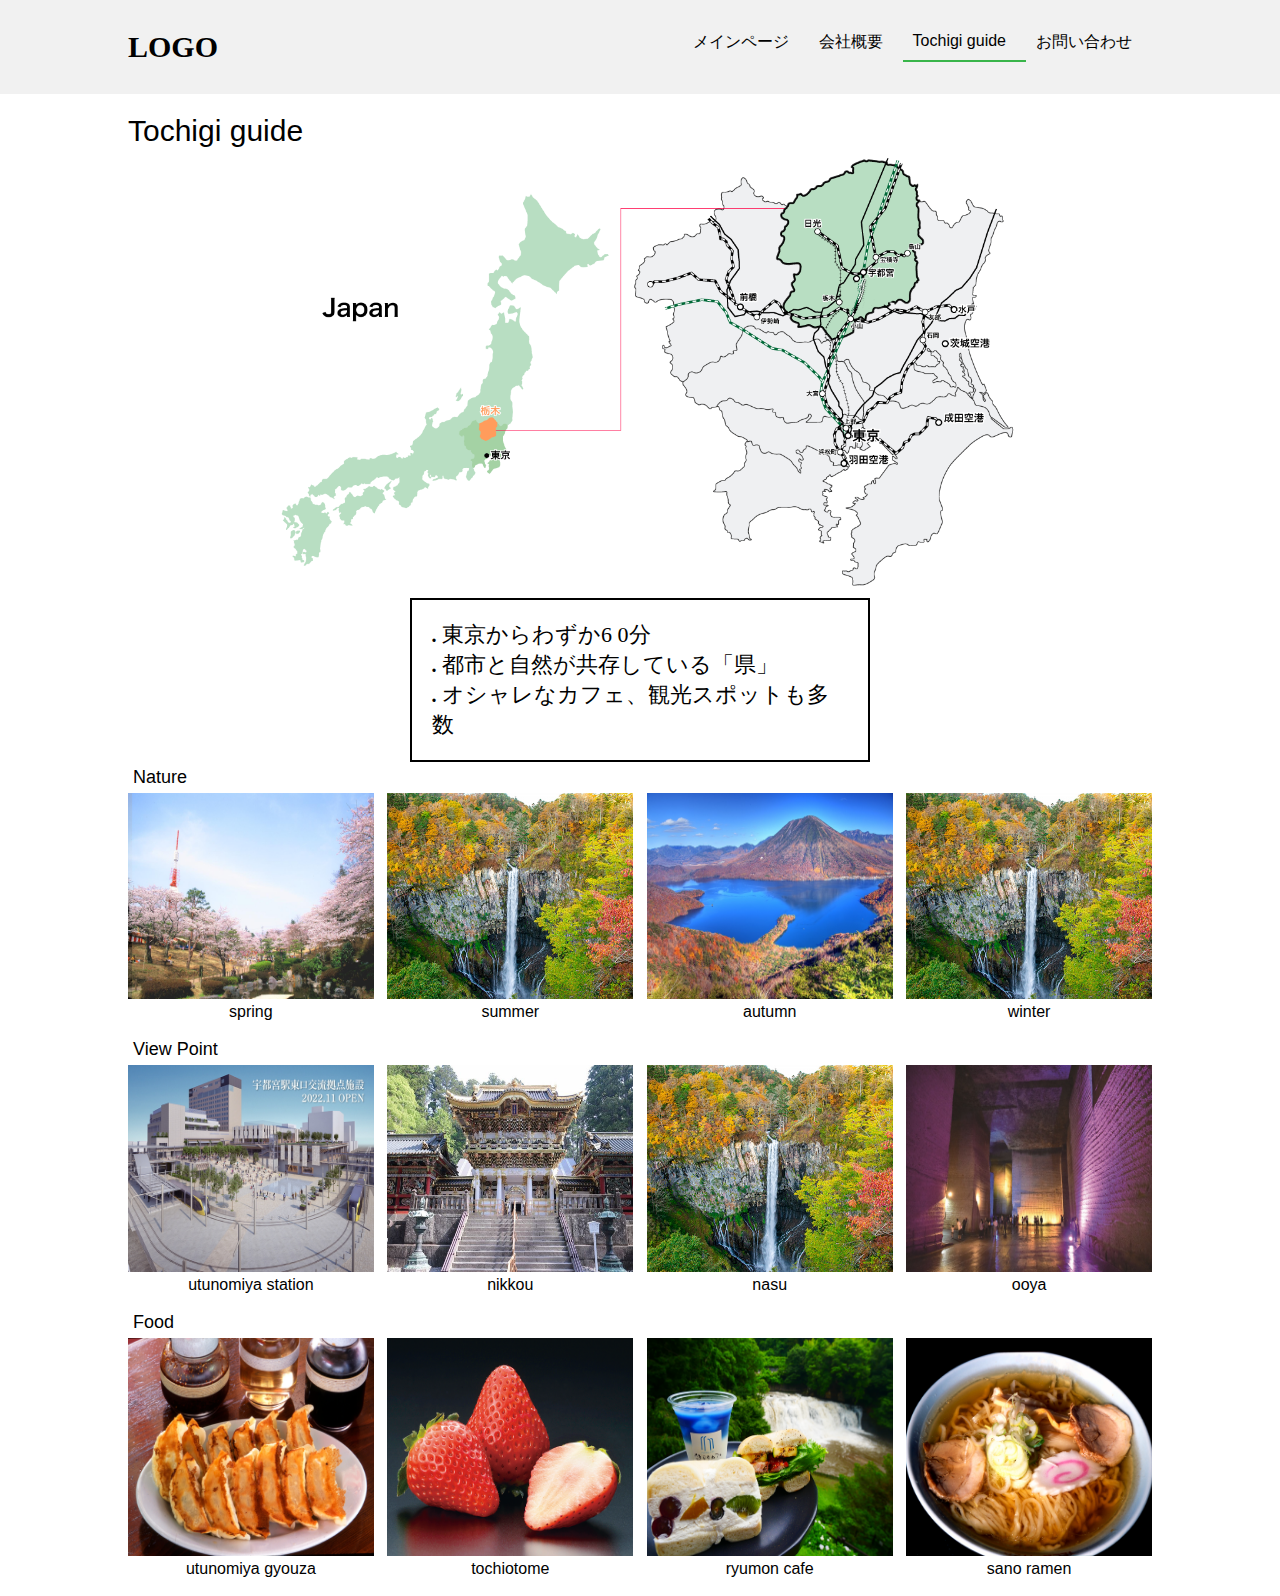
<file: tochigi guide.html>
<!DOCTYPE html>
<html lang="en">

<head>
    <meta charset="UTF-8" />
    <meta http-equiv="X-UA-Compatible" content="IE=edge" />
    <meta name="viewport" content="width=device-width, initial-scale=1.0" />
    <link rel="stylesheet" href="style.css" />
    <link rel="stylesheet" href="https://cdnjs.cloudflare.com/ajax/libs/font-awesome/4.7.0/css/font-awesome.min.css" />

    <title>tochigi guide</title>
</head>

<body>
    <section id="wrapper">
        <!-- Navbar -->
        <div class="nav-container">
            <div class="container">
                <h4>LOGO</h4>
                <ul class="nav-list">
                    <li class="nav-item"><a href="メインページ.html">メインページ</a></li>
                    <li class="nav-item "><a href="会社概要.html">会社概要</a></li>
                    <li class="nav-item activeD"><a href="tochigi guide.html">Tochigi guide</a></li>
                    <li class="nav-item"><a href="お問い合わせ.html">お問い合わせ</a></li>
                </ul>
            </div>
        </div>

        <!-- Top Navigation Menu -->
        <div class="topnav">
            <p><a href="メインページ.html" class="">Logo</a></p>
            <div id="myLinks">
                <a href="メインページ.html">メインページ</a>
                <a href="会社概要.html">会社概要</a>
                <a href="tochigi guide.html" class="visit">tochigi guide</a>
                <a href="お問い合わせ.html">お問い合わせ</a>
            </div>
            <a href="javascript:void(0);" class="icon" onclick="myFunction()">
                <i class="fa fa-bars"></i>
            </a>
        </div>

        <div class="tochigiContainer">
            <div class="container">
                <p class="headTochigi" style="font-family: 'Montserrat', sans-serif">Tochigi guide</p>
                <div class="map"></div>

                <!-- <ul class="paragraph">
                    <li>東京からわずか6 0分</li>
                    <li>都市と自然が共存している「県」</li>
                    <li>オシャレなカフェ、観光スポットも多数</li>
                </ul> -->
                <div class="paragraph">
                    <p> <span class="dot">.</span> 東京からわずか6 0分 <br>
                        <span class="dot">.</span> 都市と自然が共存している「県」<br>
                        <span class="dot">.</span> オシャレなカフェ、観光スポットも多数
                    </p>
                </div>
            </div>
        </div>

        <div class="tochigiImageList" style="font-family: 'Montserrat', sans-serif">
            <div class="container">
                <p >Nature</p>
                <div class="tochigiImagerow">
                    <div>
                        <img src="images/ok2.png" alt="ok2.png" />
                        <label for="">spring</label>
                    </div>
                    <div>
                        <img src="images/ok1.png" alt="ok1.png" />
                        <label for="">summer</label>
                    </div>
                    <div>
                        <img src="images/ok3.png" alt="ok3.png" />
                        <label for="">autumn</label>
                    </div>
                    <div>
                        <img src="images/ok1.png" alt="ok1.png" />
                        <label for="">winter</label>
                    </div>
                </div>
            </div>
            <div class="container">
                <p>View Point</p>
                <div class="tochigiImagerow">
                    <div>
                        <img src="images/ok5.png" alt="ok5.png" />
                        <label for="">utunomiya station</label>
                    </div>
                    <div>
                        <img src="images/ok6.png" alt="ok6.png" />
                        <label for="">nikkou</label>
                    </div>
                    <div>
                        <img src="images/ok1.png" alt="ok1.png" />
                        <label for="">nasu</label>
                    </div>
                    <div>
                        <img src="images/ok8.png" alt="ok8.png" />
                        <label for="">ooya</label>
                    </div>
                </div>
            </div>
            <div class="container">
                <p>Food</p>
                <div class="tochigiImagerow">
                    <div>
                        <img src="images/ok9.png" alt="ok9.png" />
                        <label for="">utunomiya gyouza</label>
                    </div>
                    <div>
                        <img src="images/ok10.png" alt="ok10.png" />
                        <label for="">tochiotome</label>
                    </div>
                    <div>
                        <img src="images/ok11.png" alt="ok11.png" />
                        <label for="">ryumon cafe</label>
                    </div>
                    <div>
                        <img src="images/ok12.png" alt="ok1.png" />
                        <label for="">sano ramen</label>
                    </div>
                </div>
            </div>
        </div>
    </section>

    <script>
        function myFunction() {
            var x = document.getElementById("myLinks");
            if (x.style.display === "block") {
                x.style.display = "none";
            } else {
                x.style.display = "block";
            }
        }
    </script>
</body>

</html>
</file>
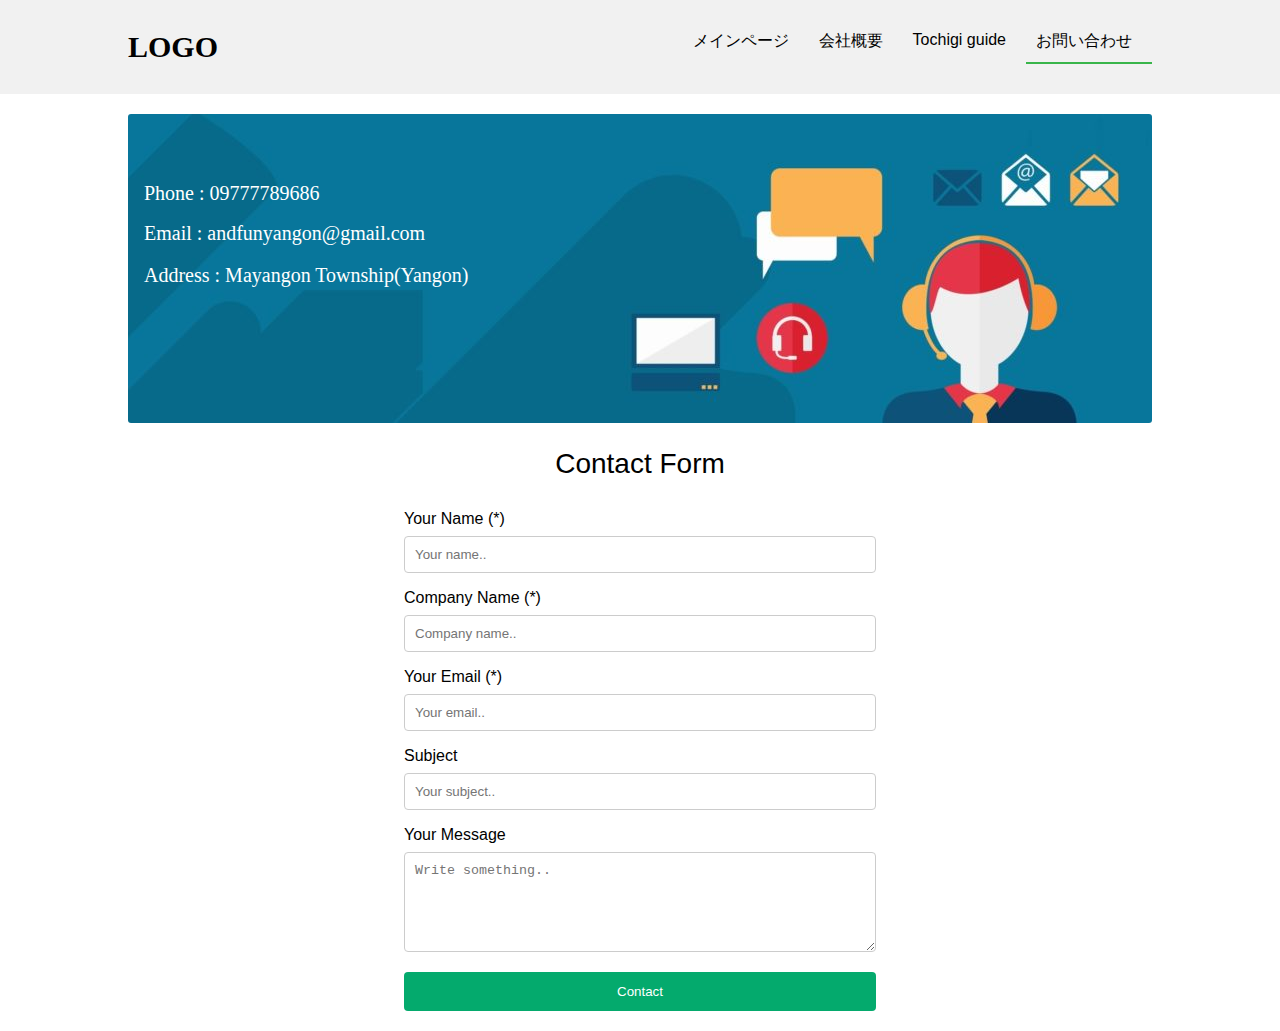
<file: お問い合わせ.html>
<!DOCTYPE html>
<html lang="en">

<head>
    <meta charset="UTF-8" />
    <meta http-equiv="X-UA-Compatible" content="IE=edge" />
    <meta name="viewport" content="width=device-width, initial-scale=1.0" />
    <link rel="stylesheet" href="style.css" />
    <link rel="stylesheet" href="https://cdnjs.cloudflare.com/ajax/libs/font-awesome/4.7.0/css/font-awesome.min.css" />

    <title>お問い合わせ</title>
</head>

<body>
    <section id="#wrapper">
        <!-- Navbar -->
        <div class="nav-container">
            <div class="container">
                <h4>LOGO</h4>
                <ul class="nav-list">
                    <li class="nav-item">
                        <a href="メインページ.html">メインページ</a>
                    </li>
                    <li class="nav-item"><a href="会社概要.html">会社概要</a></li>
                    <li class="nav-item">
                        <a href="tochigi guide.html">Tochigi guide</a>
                    </li>
                    <li class="nav-item activeD"><a href="お問い合わせ.html">お問い合わせ</a></li>
                </ul>
            </div>
        </div>

        <!-- Top Navigation mobile Menu -->
        <div class="topnav">
            <p><a href="メインページ.html" class="active">Logo</a></p>
            <div id="myLinks">
                <a href="メインページ.html">メインページ</a>
                <a href="会社概要.html">会社概要</a>
                <a href="tochigi guide.html">tochigi guide</a>
                <a href="お問い合わせ.html" class="visit">お問い合わせ</a>
            </div>
            <a href="javascript:void(0);" class="icon" onclick="myFunction()">
                <i class="fa fa-bars"></i>
            </a>
        </div>

        <div class="contactContainer">
            <div class="container">
                <div class="contactList">
                    <div>
                        <div class="contactFormImage">
                            <img src="images/contact-bg.jpg" alt="contact-bg">
                            <!-- <div class="bottom-left">Bottom Left</div> -->
                            <div class="top-left-phone">Phone : 09777789686</div>
                            <div class="top-left-email">Email : andfunyangon@gmail.com</div>
                            <div class="top-left-address">Address : Mayangon Township(Yangon)</div>
                            
                            <!-- <div class="top-right">Top Right</div>
                            <div class="bottom-right">Bottom Right</div>
                            <div class="centered">Centered</div> -->
                        </div>
                    </div>


                    <div class="contactFormList" style="font-family: 'Montserrat', sans-serif">
                        <p>Contact Form</p>
                        <div class="containerForm">
                            <form action="#">
                                <label for="name">Your Name (*)</label>
                                <input type="text" id="name" name="name" placeholder="Your name.." />

                                <label for="company_name">Company Name (*)</label>
                                <input type="text" id="company_name" name="company_name" placeholder="Company name.." />

                                <label for="email">Your Email (*)</label>
                                <input type="email" id="email" name="email" placeholder="Your email.." />

                                <label for="subject">Subject</label>
                                <input type="text" id="subject" name="subject" placeholder="Your subject.." />

                                <label for="message">Your Message</label>
                                <textarea id="message" name="message" placeholder="Write something.."
                                    style="height: 100px"></textarea>

                                <input type="submit" value="Contact" />
                            </form>
                        </div>
                    </div>
                    <!-- <div>
                        <img src="images/cc.jpg" alt="" />
                    </div> -->
                </div>
            </div>
        </div>
    </section>

    <script>
        function myFunction() {
            var x = document.getElementById("myLinks");
            if (x.style.display === "block") {
                x.style.display = "none";
            } else {
                x.style.display = "block";
            }
        }
    </script>

</body>

</html>
</file>
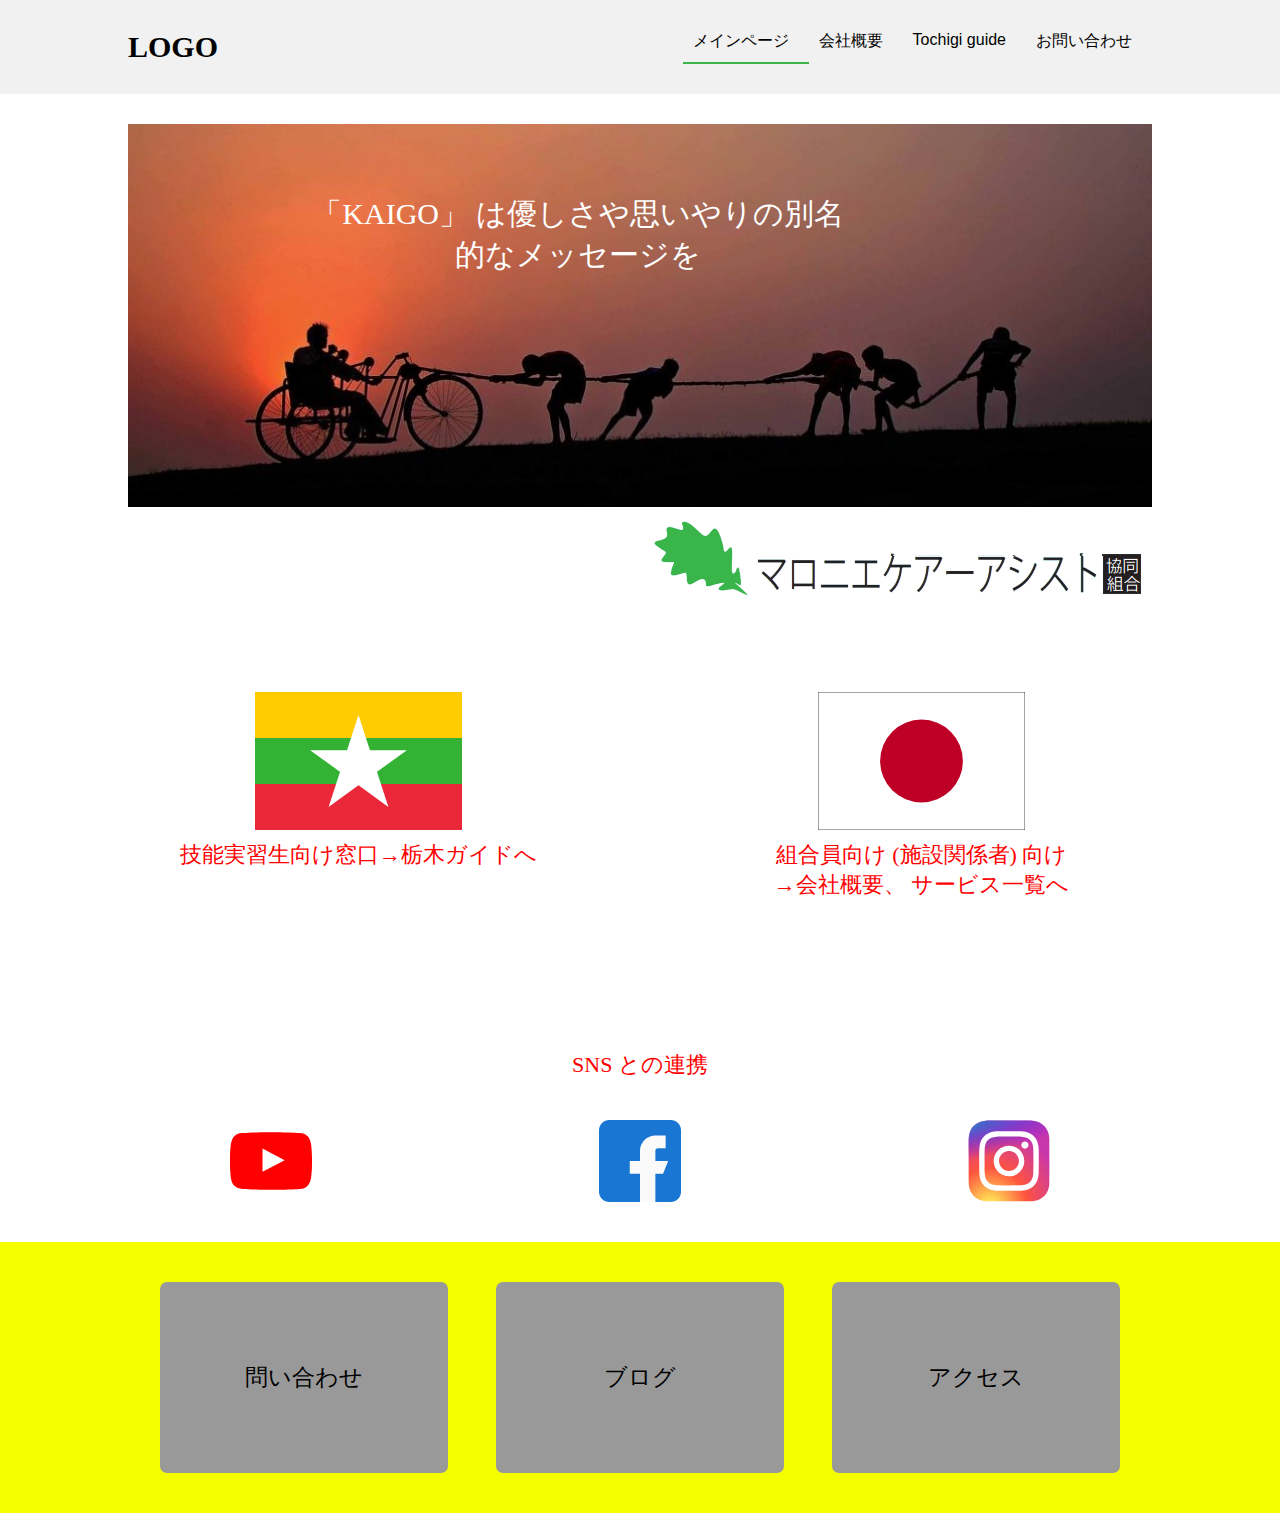
<file: メインページ.html>
<!DOCTYPE html>
<html lang="en">

<head>
    <meta charset="UTF-8" />
    <meta http-equiv="X-UA-Compatible" content="IE=edge" />
    <meta name="viewport" content="width=device-width, initial-scale=1.0" />
    <title>「KAIGO」 は優しさや思いやりの別名 的なメッセージを</title>
    <link rel="stylesheet" href="style.css" />
    <link rel="stylesheet" href="https://cdnjs.cloudflare.com/ajax/libs/font-awesome/4.7.0/css/font-awesome.min.css" />
</head>

<body>
    <section id="wrapper">
        <!-- Navbar -->
        <div class="nav-container">
            <div class="container">
                <h4>LOGO</h4>
                <ul class="nav-list">
                    <li class="nav-item activeD">
                        <a href="メインページ.html">メインページ</a>
                    </li>
                    <li class="nav-item"><a href="会社概要.html">会社概要</a></li>
                    <li class="nav-item">
                        <a href="tochigi guide.html">Tochigi guide</a>
                    </li>
                    <li class="nav-item"><a href="お問い合わせ.html">お問い合わせ</a></li>
                </ul>
            </div>
        </div>

        <!-- Top Navigation mobile Menu -->
        <div class="topnav">
            <p><a href="メインページ.html" class="">Logo</a></p>
            <div id="myLinks">
                <a href="メインページ.html" class="visit">メインページ</a>
                <a href="会社概要.html">会社概要</a>
                <a href="tochigi guide.html">tochigi guide</a>
                <a href="お問い合わせ.html">お問い合わせ</a>
            </div>
            <a href="javascript:void(0);" class="icon" onclick="myFunction()">
                <i class="fa fa-bars"></i>
            </a>
        </div>

        <!-- home for header -->
        <div class="headerContainer">
            <div class="container">
                <div class="headerImageLogo">
                    <div><img src="images/kindness.jpg" alt=""></div>
                    <div class="headerKaigo">
                        「KAIGO」 は優しさや思いやりの別名<br />
                        的なメッセージを
                    </div>
                    <div class="headerLogo"><img  src="images/log.png" alt=""></div>
                </div>
            </div>
        </div>

        <!-- Home Body Section -->
        <div class="body-container">
            <div class="container">
                <div class="body-first">
                    <div>
                        <img src="images/myanmar.svg" alt="myanmar
                                    flag" />
                        <a href="tochigi guide.html">
                            <p>技能実習生向け窓口→栃木ガイドへ</p>
                        </a>
                    </div>
                    <div>
                        <img src="images/japan.svg" alt="japan flag" />
                        <a href="会社概要.html">
                            <p>
                                組合員向け (施設関係者) 向け<br />
                                →会社概要、 サービス一覧へ
                            </p>
                        </a>
                    </div>
                </div>
            </div>
            <div class="container">
                <div class="body-second">
                    <p>SNS との連携</p>
                    <div>
                        <img src="images/youtube.svg" alt="facebook
                                    icon" />
                        <img src="images/facebook.svg" alt="facebook
                                    icon" />
                        <img src="images/instagram.svg" alt="facebook
                                    icon" />
                    </div>
                </div>
            </div>
        </div>

        <footer>
            <div class="container">
                <div>
                    <div class="footer-div">
                        <p>問い合わせ</p>
                        <!-- <img src="images/btn_contact02.png" alt="contact" 
                        style="border-radius: 10px; width: 100%;"> -->
                    </div>
                    <div class="footer-div">
                        <p>ブログ</p>
                        <!-- <img src="images/btn_contact02.png" alt="contact" 
                        style="border-radius: 10px; width: 100%;"> -->
                    </div>
                    <div class="footer-div">
                        <p>アクセス</p>
                        <!-- <img src="images/btn_contact02.png" alt="contact" 
                        style="border-radius: 10px; width: 100%;"> -->
                    </div>
                </div>
            </div>
        </footer>
    </section>

    <script>
        function myFunction() {
            var x = document.getElementById("myLinks");
            if (x.style.display === "block") {
                x.style.display = "none";
            } else {
                x.style.display = "block";
            }
        }
    </script>
</body>

</html>
</file>
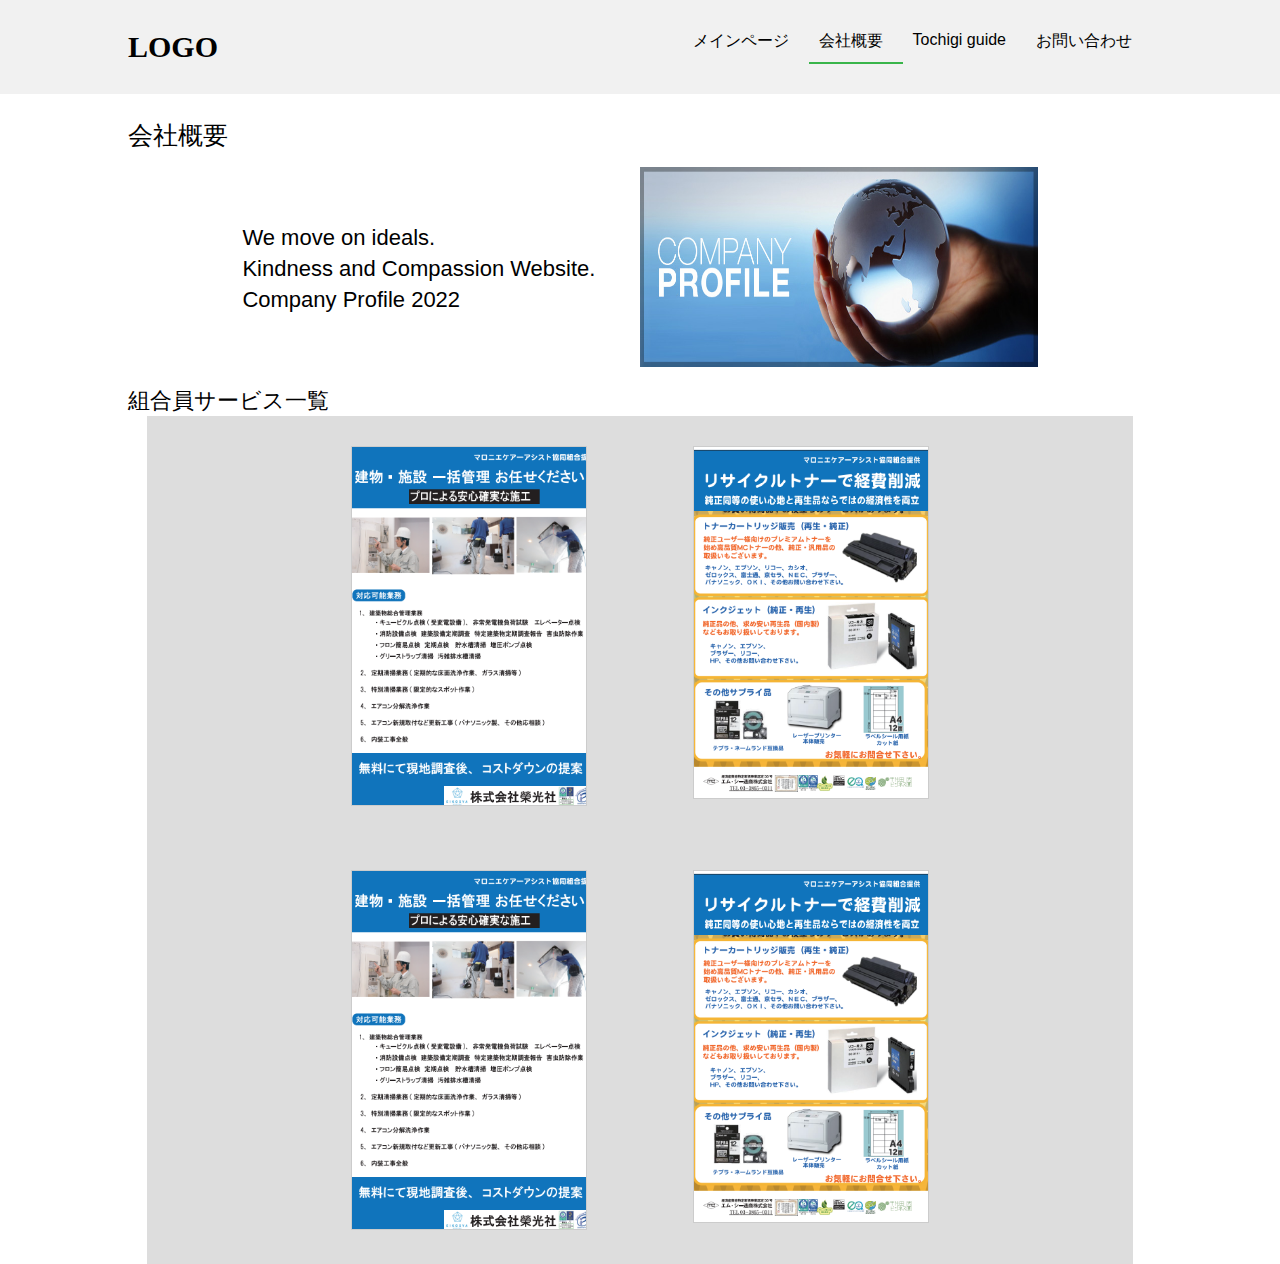
<file: 会社概要.html>
<!DOCTYPE html>
<html lang="en">

<head>
    <meta charset="UTF-8" />
    <meta http-equiv="X-UA-Compatible" content="IE=edge" />
    <meta name="viewport" content="width=device-width, initial-scale=1.0" />
    <link rel="stylesheet" href="style.css" />
    <link rel="stylesheet" href="https://cdnjs.cloudflare.com/ajax/libs/font-awesome/4.7.0/css/font-awesome.min.css" />

    <title>会社概要</title>
</head>

<body>
    <section id="wrapper">

        <!-- Navbar -->
        <div class="nav-container">
            <div class="container">
                <h4>LOGO</h4>
                <ul class="nav-list">
                    <li class="nav-item"><a href="メインページ.html">メインページ</a></li>
                    <li class="nav-item activeD"><a href="会社概要.html">会社概要</a></li>
                    <li class="nav-item "><a href="tochigi guide.html">Tochigi guide</a></li>
                    <li class="nav-item"><a href="お問い合わせ.html">お問い合わせ</a></li>
                </ul>
            </div>
        </div>

        <!-- Top Navigation mobile Menu -->
        <div class="topnav">
            <p><a href="メインページ.html" class="active">Logo</a></p>
            <div id="myLinks">
                <a href="メインページ.html">メインページ</a>
                <a href="会社概要.html" class="visit">会社概要</a>
                <a href="tochigi guide.html">tochigi guide</a>
                <a href="お問い合わせ.html">お問い合わせ</a>
            </div>
            <a href="javascript:void(0);" class="icon" onclick="myFunction()">
                <i class="fa fa-bars"></i>
            </a>
        </div>

        <div class="japanContainer">
            <div class="container">
                <p style="font-family: 'Montserrat', sans-serif">会社概要</p>
                <div class="japanProfile">
                    <!-- <h4>テキスト</h4> -->
                    <div>
                        <span style="display: block; margin: 5px 0; font-family: 'Montserrat', sans-serif">We move on ideals.</span>
                        <span style="display: block; margin: 5px 0; font-family: 'Montserrat', sans-serif">Kindness and Compassion Website.</span>
                        <span style="display: block; margin: 5px 0; font-family: 'Montserrat', sans-serif">Company Profile 2022</span>
                    </div>
                    <div><img src="images/company-profile-image.jpg" alt=""></div>
                </div>
                <span style="font-family: 'Montserrat', sans-serif">
                    組合員サービス一覧
                </span>
            </div>
        </div>

        <div class="japanImageList">
            <div class="container">
                <div class="japanImage">
                    <div>
                        <a target="_blank" href="./images/jp_log2.pdf" download>
                            <img src="images/jp2.png" alt="" /></a>
                    </div>
                    <div>
                        <a target="_blank" href="./images/jp_log1.pdf" download>
                            <img src="images/jp1.png" alt="" /></a>
                    </div>
                </div>
            </div>
            <div class="container">
                <div class="japanImage">
                    <div>
                        <a target="_blank" href="./images/jp_log2.pdf" download>
                            <img src="images/jp2.png" alt="" /></a>
                    </div>
                    <div>
                        <a target="_blank" href="./images/jp_log1.pdf" download>
                            <img src="images/jp1.png" alt="" /></a>
                    </div>
                </div>
            </div>
        </div>
    </section>

    <script>
        function myFunction() {
            var x = document.getElementById("myLinks");
            if (x.style.display === "block") {
                x.style.display = "none";
            } else {
                x.style.display = "block";
            }
        }
    </script>
</body>

</html>
</file>
<file: style.css>
/* General CSS */

* {
  padding: 0;
  margin: 0;
  box-sizing: border-box;
}

img {
  width: 100%;
}

body {
  width: 100%;
}

#wrapper {
  max-width: 1980px;
  margin: 0 auto;
  /* background-color: red; */
}

.container {
  width: 80%;
  height: 100%;
  margin: 0 auto;
  /* background-color: green; */
}

/* Navigation CSS */

.nav-container {
  background: #f1f1f1;
}

.nav-container .container {
  display: flex;
  justify-content: space-between;
  align-items: center;
  padding: 30px 0px;
}

.nav-container h4 {
  font-size: 30px;
}

ul.nav-list {
  list-style: none;
  display: flex;
}

li.nav-item a {
  text-decoration: none;
  color: #000;
  font-style: normal;
  font-family: arial;
  font-size: 16px;
  /* background-color: blue; */
  margin-right: 10px;
  padding: 10px;
}

li.nav-item {
  padding-left: 0px;
  /* background-color: red; */
}

li.nav-item a:hover {
  /* color: #39b54a;
  border-bottom: 1px solid #39b54a;
  padding-bottom: 5px; */
}

/* li.nav-item a:visited{
  background-color: green;
} */

.activeD {
  color: #39b54a;
  border-bottom: 2px solid #39b54a;
  padding-bottom: 10px;
  /* padding-right: 40px; */
}

/* Home Banner CSS */

.home-container {
  width: 100%;
  height: 500px;
  /* background: url('images/home-bg.jpg') no-repeat center center;
    background-size: cover; */
  background-color: skyblue;
  padding-top: 60px;
  padding-bottom: 40px;
}

.home-container .container {
  padding-bottom: 40px;
  display: flex;
  flex-direction: column;
  align-items: flex-end;
  justify-content: flex-end;
}

.home-intro {
  width: 100%;
  height: 300px;
  display: flex;
  justify-content: center;
  align-items: center;
  /* border: 1px solid #111; */
}

.home-intro h2 {
  font-size: 35px;
  text-align: center;
  padding-top: 20px;
}

.logo {
  width: 40%;
  background-color: skyblue;
  display: inline-block;
  position: relative;
  top: 40px;
}

/* --new home */

.headerContainer{
  margin-top: 30px;
}

.headerImageLogo {
  position: relative;
  text-align: center;
  color: white;
  font-size: 20px;
  /* display: flex; */
  flex-direction: row-reverse;
  flex-wrap: wrap;
}

.headerKaigo {
  position: absolute;
  top: 18%;
  left: 18%;
  font-size: 30px;
}

.headerImageLogo .headerLogo{
  width: 50%;
  margin: 15px;
  /* background-color: red; */
}

.headerLogo img{
  position: absolute;
    top: 100%;
    right: 0%;
    width: 50%;
}



/* Home Body Style */

.body-container {
  padding-bottom: 40px;
  margin-top: 80px;
}

.body-container .container {
  padding-top: 100px;
}

.body-first {
  display: flex;
  justify-content: space-between;
}

.body-first div {
  width: 45%;
}

.body-first div img {
  width: 45%;
  background: red;
  display: block;
  margin: 0 auto;
}

.body-first div a {
  text-decoration: none;
}

.body-first div p,
.body-second p {
  text-align: center;
  padding: 10px;
  font-size: 22px;
  color: red;
}

.body-second {
  width: 80%;
  margin: 0 auto;
}

.body-second p {
  text-align: center;
  padding: 40px 0px !important;
}

.body-second div {
  display: flex;
  justify-content: space-between;
  align-items: flex-end;
}

.body-second div img {
  width: 10%;
}

/* Footer CSS */

footer {
  background: #f6ff00;
  width: 100%;
  padding: 40px;
}

footer .container > div {
  display: flex;
  justify-content: space-between;
}

.footer-div {
  width: 30%;
  padding: 80px 40px;
  background: #999;
  border-radius: 7px;
}

.footer-div p {
  font-size: 23px;
  text-align: center;
}

/* tochigi guide CSS */

.tochigiContainer .headTochigi {
  /* background-color: green; */
  font-size: 30px;
  margin-top: 20px;
  /* margin-left: 20px; */
}

.map {
  background: url("images/map_jp.png") no-repeat center;
  height: 450px;
  background-size: contain;
  width: 100%;
}
.paragraph {
  /* background-color: blue; */
  border: 2px solid #000;
  padding: 20px;
  width: 45%;
  margin: 0 auto;
  font-size: 22px;
}

.paragraph .dot {
  font-size: 20px;
  font-weight: bold;
}
ul.paragraph li {
  /* list-style: none; */
}

.paragraph li {
  font-size: 20px;
  padding: 3px;
}

.tochigiImageList P {
  margin: 5px;
  font-size: 18px;
}

.tochigiImagerow {
  width: 100%;
  display: flex;
  justify-content: space-between;
  margin-bottom: 40px;
  text-align: center;
}

.tochigiImagerow > div {
  width: 24%;
}

.tochigiImagerow label {
  font-size: 16px;
}

.tochigiImagerow img {
  width: 100%;
  height: 100%;
}

/* japan CSS */

.japanContainer p {
  /* background-color: sienna; */
  font-size: 25px;
  margin-top: 25px;
}

.japanContainer span {
  /* background-color: slategrey; */
  font-size: 22px;
}
.japanParagraph {
  /* background-color: seashell; */
  /* margin: 15px 0px; */
  margin: 15px 20px;
}

.japanProfile{
  display: flex;
  flex-direction: row;
  flex-wrap: wrap;
  justify-content: center;
  /* height: 200px; */
  align-items: center;
  margin: 15px;
}

.japanProfile > div{
  width: 40%;
  /* background-color: red; */
}

.japanProfile img{
  height: 200px;
  width:100%;
}

.japanContainer h4 {
  /* background-color: blue; */
  border: 2px solid #000;
  width: 90%;
  margin: 0 auto;
  height: 250px;
  text-align: center;
  padding: 100px 0;
  font-size: 25px;
}

.japanImageList{
  background-color: #ddd;
    width: 77%;
    margin: 0 auto;
}

.japanImage {
  width: 100%;
  display: flex;
  justify-content: space-evenly;
}

.japanImage > div {
  width: 30%;
  /* border: 1px solid; */
  /* height: 380px; */
  margin: 30px 0px;
}

.japanImage img {
  /* height: 377px; */
  border: 1px solid #ccc;
}

/* for mobile navbar */
.topnav {
  overflow: hidden;
  background-color: #bbb;
  position: relative;
}

.topnav #myLinks {
  display: none;
}

.topnav p{
  background-color: darkcyan;
  margin: 0;
  padding: 0;
  width: 55px;
  }

.topnav a {
  color: white;
  padding: 14px 16px;
  text-decoration: none;
  font-size: 17px;
  display: block;
}

/* .topnav a {
  color: white;
  padding: 14px 14px;
  text-decoration: none;
  font-size: 17px;
  display: block;
  width: 50px;
} */

.topnav a.icon {
  /* background: black; */
  background: darkcyan;
  display: block;
  position: absolute;
  right: 0;
  top: 0;
}

.topnav a:hover {
  background-color: #ddd;
  color: black;
}

.visit{
  background-color: #ddd;
  color: #000;
}

.active {
  background-color: cadetblue;
  color: white;
}

/* Contact CSS */

input[type="text"],
select,
textarea {
  width: 100%;
  padding: 10px;
  border: 1px solid #ccc;
  border-radius: 4px;
  box-sizing: border-box;
  margin-top: 8px;
  margin-bottom: 16px;
  resize: vertical;
  outline: none;
}

input[type="text"]:focus {
  border: 2px solid green;
}

input[type="email"]:focus {
  border: 2px solid green;
}

textarea:focus {
  border: 2px solid green;
}

input[type="email"] {
  width: 100%;
  padding: 10px;
  border: 1px solid #ccc;
  border-radius: 4px;
  box-sizing: border-box;
  margin-top: 8px;
  margin-bottom: 16px;
  resize: vertical;
  outline: none;
}

input[type="submit"] {
  background-color: #04aa6d;
  color: white;
  padding: 12px 20px;
  border: none;
  border-radius: 4px;
  cursor: pointer;
  width: 100%;
}

input[type="submit"]:hover {
  background-color: #45a049;
}

.containerForm {
  border-radius: 5px;
  /* background-color: #f2f2f2; */
  padding: 20px;
}

.contactContainer {
  display: flex;
}

/* .contactList > div {
  width: 100%;
  margin-top: 20px;
  margin: 20px auto;
} */

.contactList .contactFormImage {
  width: 100%;
  margin-top: 20px;
  margin: 20px auto;
}

.contactList .contactFormList {
  width: 50%;
  margin: 0 auto;
}

.contactFormImage {
  position: relative;
  text-align: center;
  color: white;
  font-size: 20px;
}

/* .bottom-left {
  position: absolute;
  bottom: 8px;
  left: 16px;
} */


.top-left-phone {
  position: absolute;
  top: 68px;
  left: 16px;
}

.top-left-email {
  position: absolute;
  top: 108px;
  left: 16px;
}
.top-left-address {
  position: absolute;
  top: 150px;
  left: 16px;
}

/* .top-right {
  position: absolute;
  top: 8px;
  right: 16px;
}

.bottom-right {
  position: absolute;
  bottom: 8px;
  right: 16px;
}

.centered {
  position: absolute;
  top: 50%;
  left: 50%;
  transform: translate(-50%, -50%);
} */

.contactFormImage img {
  border-radius: 3px;
}

.contactList {
  width: 100%;
}

/* .contactContainer .contactList img{
  margin-top: 50px;
  border: 1px solid #ccc;
} */

.contactContainer p {
  margin: 10px;
  font-size: 28px;
  text-align: center;
}

@media (max-width: 1200px) {
  .body-container .container{
    padding-top: 70px;
  }
  .paragraph {
    /* background-color: blue; */
    border: 1px solid #000;
    padding: 20px;
    width: 45%;
    margin: 0 auto;
    font-size: 18px;
  }
}

@media (max-width: 1000px) {
  .logo {
    width: 40%;
    background-color: skyblue;
    display: inline-block;
    position: relative;
    top: 15px;
  }

  .paragraph {
    /* background-color: blue; */
    border: 1px solid #000;
    padding: 20px;
    width: 55%;
    margin: 0 auto;
    font-size: 18px;
  }
}

@media (min-width: 920px) {
  .topnav {
    display: none;
  }
}

@media (max-width: 920px) {
  .nav-container {
    display: none;
  }

  .home-intro {
    width: 100%;
    height: 270px !important;
    display: flex;
    justify-content: center;
    align-items: center;
    border: 1px solid #111;
  }
  .home-container {
    width: 100%;
    height: 450px;
    background-color: skyblue;
    padding-top: 60px;
    padding-bottom: 20px;
  }

  .home-intro h2 {
    font-size: 35px;
    text-align: center;
    padding-top: 1px;
  }

  .logo {
    width: 40%;
    background-color: skyblue;
    display: inline-block;
    position: relative;
    top: 15px;
  }

  .paragraph {
    /* background-color: blue; */
    border: 2px solid #000;
    padding: 20px;
    width: 55%;
    margin: 0 auto;
    font-size: 18px;
  }
  .paragraph .dot {
    font-size: 20px;
    font-weight: bold;
  }
}

@media (max-width: 800px){
  .top-left-contact_us{
    display: none;
  }

  .top-left-phone {
    position: absolute;
    top: 18px;
    left: 16px;
}

.top-left-email {
  position: absolute;
  top: 48px;
  left: 16px;
}

.top-left-address {
  position: absolute;
  top: 88px;
  left: 16px;
}

}

@media (max-width: 900px) {
  .body-container .container{
    padding-top: 50px;
  }

  .headerKaigo {
    position: absolute;
    /* top: 18%;
    left: 16%; */
    font-size: 27px;
}
  .map {
    background: url("images/map_jp.png") no-repeat center;
    height: 440px;
    background-size: contain;
    width: 100%;
  }

  .paragraph {
    /* background-color: blue; */
    border: 1px solid #000;
    padding: 20px;
    width: 50%;
    margin: 0 auto;
    font-size: 15px;
  }

  .home-intro {
    width: 100%;
    height: 270px !important;
    display: flex;
    justify-content: center;
    align-items: center;
    border: 1px solid #111;
  }

  .home-container {
    width: 100%;
    height: 450px;
    background-color: skyblue;
    padding-top: 60px;
    padding-bottom: 20px;
  }

  .home-intro h2 {
    font-size: 35px;
    text-align: center;
    padding-top: 1px;
  }

  .logo {
    width: 40%;
    background-color: skyblue;
    display: inline-block;
    position: relative;
    top: 12px;
  }

  .contactContainer p {
    margin: 25px 0 10px 0;
    font-size: 27px;
  }

  /* .contactContainer .contactList img {
    margin-top: 65px;
    border: 1px solid #ccc;
} */

  /* .contactList > div {
    width: 40%;
    margin-top: 20px;
    margin: 0 auto;
  } */

  .contactList .contactFormImage {
    width: 100%;
    margin-top: 20px;
    margin: 20px auto;
  }

  .japanContainer p {
    /* background-color: sienna; */
    font-size: 23px;
}
.japanContainer span {
  /* background-color: slategrey; */
  font-size: 20px;
}

}

@media (max-width: 800px){
  .headerKaigo {
    position: absolute;
    /* top: 18%;
    left: 16%; */
    font-size: 22px;
}
}

@media (max-width: 700px) {
  .body-container{
    margin-top: 40px;
  }
  .headerKaigo {
    position: absolute;
    /* top: 18%;
    left: 16%; */
    font-size: 20px;
}
  .map {
    background: url(images/map_jp.png) no-repeat center;
    height: 300px;
    background-size: contain;
    width: 100%;
  }

  /* .paragraph li {
    font-size: 13px;
    padding: 2px;
  } */

  .paragraph {
    /* background-color: blue; */
    border: 1px solid #000;
    padding: 20px;
    width: 55%;
    margin: 0 auto;
    font-size: 12px;
  }
  .paragraph .dot {
    font-size: 20px;
    font-weight: bold;
  }

  .japanContainer h4 {
    /* background-color: blue; */
    border: 2px solid #000;
    width: 90%;
    margin: 0 auto;
    height: 200px;
    text-align: center;
    padding: 80px 0;
    font-size: 22px;
  }

  .japanContainer p {
    /* background-color: sienna; */
    font-size: 20px;
    margin-top: 23px;
  }

  .japanContainer span {
    /* background-color: slategrey; */
    font-size: 18px;
  }

  .japanImage > div {
    width: 30%;
    /* border: 1px solid; */
    /* height: 280px; */
    margin: 20px 0px;
  }

  .japanImage img {
    /* height: 275px; */
  }

  .home-intro {
    width: 100%;
    height: 275px;
    display: flex;
    justify-content: center;
    align-items: center;
    border: 1px solid #111;
  }

  .home-intro h2 {
    font-size: 25px;
    text-align: center;
    padding-top: 10px;
  }

  .logo {
    width: 40%;
    background-color: skyblue;
    display: inline-block;
    position: relative;
    top: 35px;
  }

  .body-first div p,
  .body-second p {
    text-align: center;
    padding: 10px;
    font-size: 16px;
    color: red;
  }

  footer {
    background: #f6ff00;
    width: 100%;
    padding: 40px;
  }

  .footer-div {
    width: 30%;
    padding: 25px 0px;
    background: #999;
    border-radius: 7px;
  }

  .footer-div p {
    font-size: 15px;
    text-align: center;
  }

  .body-second {
    width: 75%;
    margin: 0 auto;
  }

  .home-container {
    width: 100%;
    height: 400px;
    background-color: skyblue;
    padding-top: 60px;
    padding-bottom: 28px;
  }

  .contactList .contactFormList{
    width: 100%;
  }

}

@media (max-width: 600px) {
  .japanProfile {
    display: flex;
    flex-direction: column;
    flex-wrap: wrap;
    justify-content: center;
    /* height: 200px; */
    align-items: center;
    margin-bottom: 15px;
    margin-top: 15px;
}

.japanProfile > div {
  width: 80%;
  /* background-color: red; */
  text-align: center;
  margin-bottom: 15px;
}

  .headerKaigo {
    position: absolute;
    font-size: 16px;
    top: 11%;
    left: 12%;
}
  .tochigiContainer .headTochigi {
    font-size: 23px;
    margin-top: 15px;
  }

  .paragraph li {
    font-size: 14px;
    padding: 3px;
  }

  .paragraph {
    border: 1px solid #000;
    padding: 18px;
    width: 68%;
    margin: 0 auto;
  }

  .map {
    background: url("images/map_jp.png") no-repeat center;
    height: 300px;
    background-size: contain;
    width: 100%;
    margin: 0 auto;
  }

  .japanImage {
    width: 100%;
    display: flex;
    justify-content: space-evenly;
    flex-direction: column;
  }

  .japanContainer h4 {
    /* background-color: blue; */
    border: 2px solid #000;
    width: 80%;
    margin: 0 auto;
    height: 190px;
    text-align: center;
    padding: 80px 0;
    font-size: 20px;
  }

  .japanContainer p {
    /* background-color: sienna; */
    font-size: 18px;
    margin-top: 23px;
  }

  .japanContainer span {
    /* background-color: slategrey; */
    font-size: 17px;
  }

  .japanImage > div {
    width: 70%;
    /* border: 1px solid; */
    /* height: 380px; */
    margin: 20px auto;
  }

  .japanImage img {
    /* height: 377px; */
  }
  .contactContainer p {
    margin: 25px 0 10px 0;
    font-size: 22px;
  }

  /* .contactContainer .contactList img {
    margin-top: 65px;
    border: 1px solid #ccc;
} */

  /* .contactList > div {
    width: 47%;
    margin-top: 20px;
    margin: 0 auto;
  } */

  .contactList .contactFormImage {
    width: 100%;
    margin-top: 20px;
    margin: 20px auto;
  }

  .top-left-contact_us{
    display: none;
  }

  .top-left-phone{
    display: none;
  }
  .top-left-email{
    display: none;
  }

  .top-left-address{
    display: none;
  }

  .contactList .contactFormList{
    width: 100%;
  }

}

@media (max-width: 500px) {
  .home-intro h2 {
    font-size: 20px;
    text-align: center;
    padding-top: 10px;
  }

  .home-intro {
    width: 100%;
    height: 350px;
    display: flex;
    justify-content: center;
    align-items: center;
    border: 1px solid #111;
  }

  .home-container {
    width: 100%;
    height: 350px;
    background-color: skyblue;
    padding-top: 60px px;
    padding-bottom: 28px;
  }

  .body-container .container {
    padding-top: 20px;
  }

  .body-first {
    display: flex;
    justify-content: space-between;
    flex-direction: column;
  }

  .body-first div {
    width: 100%;
    margin: 0 auto;
  }

  .body-first div img {
    width: 45%;
    background: red;
    display: block;
    margin: 0 auto;
  }

  .body-first div p {
    text-align: center;
    padding: 20px;
    font-size: 16px;
    color: red;
  }

  .body-second p {
    text-align: center;
    padding: 15px 0px !important;
  }

  .body-container {
    padding-bottom: 25px;
  }

  .body-second {
    width: 70%;
    margin: 0 auto;
  }

  .footer-div {
    width: 30%;
    padding: 20px 0px;
    background: #999;
    border-radius: 7px;
  }

  .footer-div p {
    font-size: 13px;
    text-align: center;
  }

  .tochigiContainer .headTochigi {
    font-size: 18px;
    margin-top: 15px;
  }

  .body-second div img {
    width: 13%;
  }

  .map {
    background: url(images/map_jp.png) no-repeat center;
    height: 210px;
    background-size: contain;
    width: 100%;
    margin: 0 auto;
  }

  .tochigiImagerow {
    width: 100%;
    display: flex;
    flex-wrap: wrap;
    justify-content: space-between;
    margin-bottom: 20px;
    text-align: center;
  }

  .tochigiImagerow > div {
    width: 45%;
    margin-bottom: 32px;
  }

  /* .paragraph li {
    font-size: 10px;
  }

  .paragraph {
    border: 1px solid #000;
    padding: 5px 20px;
    width: 65%;
    margin: 0 auto;
  } */

  .paragraph {
    /* background-color: blue; */
    border: 1px solid #000;
    padding: 10px;
    width: 68%;
    margin: 0 auto;
    font-size: 10px;
  }
  .paragraph .dot {
    font-size: 20px;
    font-weight: bold;
  }

  .tochigiImageList P {
    margin: 5px;
    font-size: 13px;
  }

  .tochigiImagerow label {
    font-size: 12px;
  }

  .japanImage > div {
    width: 65%;
    /* border: 1px solid; */
    /* height: 300px; */
    margin: 20px auto;
  }

  .japanImage img {
    /* height: 296px; */
  }

  .japanContainer p {
    /* background-color: sienna; */
    font-size: 16px;
    margin-top: 20px;
  }

  .japanContainer h4 {
    /* background-color: blue; */
    /* background-color: blue; */
    border: 2px solid #000;
    width: 90%;
    margin: 0 auto;
    height: 160px;
    text-align: center;
    padding: 65px 0;
    font-size: 18px;
  }

  .japanContainer span {
    /* background-color: slategrey; */
    font-size: 15px;
  }

  .contactList {
    display: flex;
    flex-wrap: wrap;
    width: 100%;
    flex-direction: column;
  }

  /* .contactList > div {
    width: 100%;
    margin-top: 20px;
    margin: 0 auto;
  } */

  .contactList .contactFormImage {
    width: 100%;
    margin-top: 20px;
    margin: 20px auto;
  }

  .contactContainer p {
    margin: 0px 0 0px 0;
    font-size: 20px;
}

  /* .contactContainer .contactList img {
  margin-top: 40px;
  border: 1px solid #ccc;
  margin-bottom: 40px;
} */
}

@media (max-width: 400px) {
  .headerKaigo {
    position: absolute;
    font-size: 13px;
    top: 11%;
    left: 12%;
}

  /* .paragraph {
    border: 1px solid #000;
    padding: 5px 20px;
    width: 75%;
    margin: 0 auto;
    font-size: 10px;
  } */

  .paragraph {
    /* background-color: blue; */
    border: 1px solid #000;
    padding: 10px;
    width: 70%;
    margin: 0 auto;
    font-size: 10px;
  }
  .paragraph .dot {
    font-size: 20px;
    font-weight: bold;
  }

  .japanContainer p {
    /* background-color: sienna; */
    font-size: 14px;
    margin-top: 15px;
  }

  .japanContainer span {
    /* background-color: slategrey; */
    font-size: 14px;
}

  .home-intro h2 {
    font-size: 15px;
    text-align: center;
    /* padding-top: 10px; */
    padding: 20px;
  }

  .body-first div p {
    text-align: center;
    padding: 20px;
    font-size: 13px;
    color: red;
  }

  .home-container {
    width: 100%;
    height: 190px;
    background-color: skyblue;
    /* padding-top: 60px px;
    padding-bottom: 0px; */
  }

  .home-container .container {
    padding-bottom: 0px;
    display: flex;
    flex-direction: column;
    align-items: flex-end;
    justify-content: flex-end;
  }

  .body-first div img {
    width: 40%;
    background: red;
    display: block;
    margin: 0 auto;
  }

  .home-intro {
    width: 100%;
    height: 130px;
    display: flex;
    justify-content: center;
    align-items: center;
    border: 1px solid #111;
  }

  .logo {
    width: 40%;
    background-color: skyblue;
    display: inline-block;
    position: relative;
    top: 5px;
  }
  .tochigiImagerow > div {
    width: 100%;
    margin-bottom: 20px;
  }

  .tochigiImagerow {
    flex-direction: column;
  }
}

@media (max-width: 300px) {
  .tochigiContainer .headTochigi {
    font-size: 15px;
    margin-top: 10px;
  }

  .map {
    background: url(images/map_jp.png) no-repeat center;
    height: 145px;
    background-size: contain;
    width: 100%;
    margin: 0 auto;
  }

  .paragraph li {
    font-size: 8px;
    padding: 0px;
  }

  .paragraph {
    border: 1px solid #000;
    padding: 12px;
    width: 75%;
    margin: 0 auto;
  }

  .tochigiImageList P {
    margin: 5px;
    font-size: 12px;
  }

  .tochigiImagerow {
    width: 100%;
    display: flex;
    flex-wrap: wrap;
    flex-direction: column;
    justify-content: space-between;
    margin-bottom: 40px;
    text-align: center;
  }

  .tochigiImagerow > div {
    width: 100%;
    margin-bottom: 20px;
  }

  .tochigiImagerow label {
    font-size: 11px;
  }

  .japanContainer p {
    /* background-color: sienna; */
    font-size: 13px;
    margin-top: 15px;
  }

  .japanContainer h4 {
    /* background-color: blue; */
    border: 2px solid #000;
    width: 85%;
    margin: 0 auto;
    height: 130px;
    text-align: center;
    padding: 50px 0;
    font-size: 16px;
  }

  .japanContainer span {
    /* background-color: slategrey; */
    font-size: 15px;
  }

  .japanImage > div {
    width: 70%;
    /* border: 1px solid; */
    /* height: 334px; */
    margin: 20px auto;
  }

  .japanImage img {
    /* height: 330px; */
  }
}

@media (max-width: 350px) {
  .map {
    background: url(images/map_jp.png) no-repeat center;
    height: 170px;
    background-size: contain;
    width: 100%;
    margin: 0 auto;
  }

  .paragraph {
    border: 1px solid #000;
    /* padding: 14px; */
    padding: 1px 15px;
    width: 83%;
    margin: 0 auto;
  }
}
</file>
